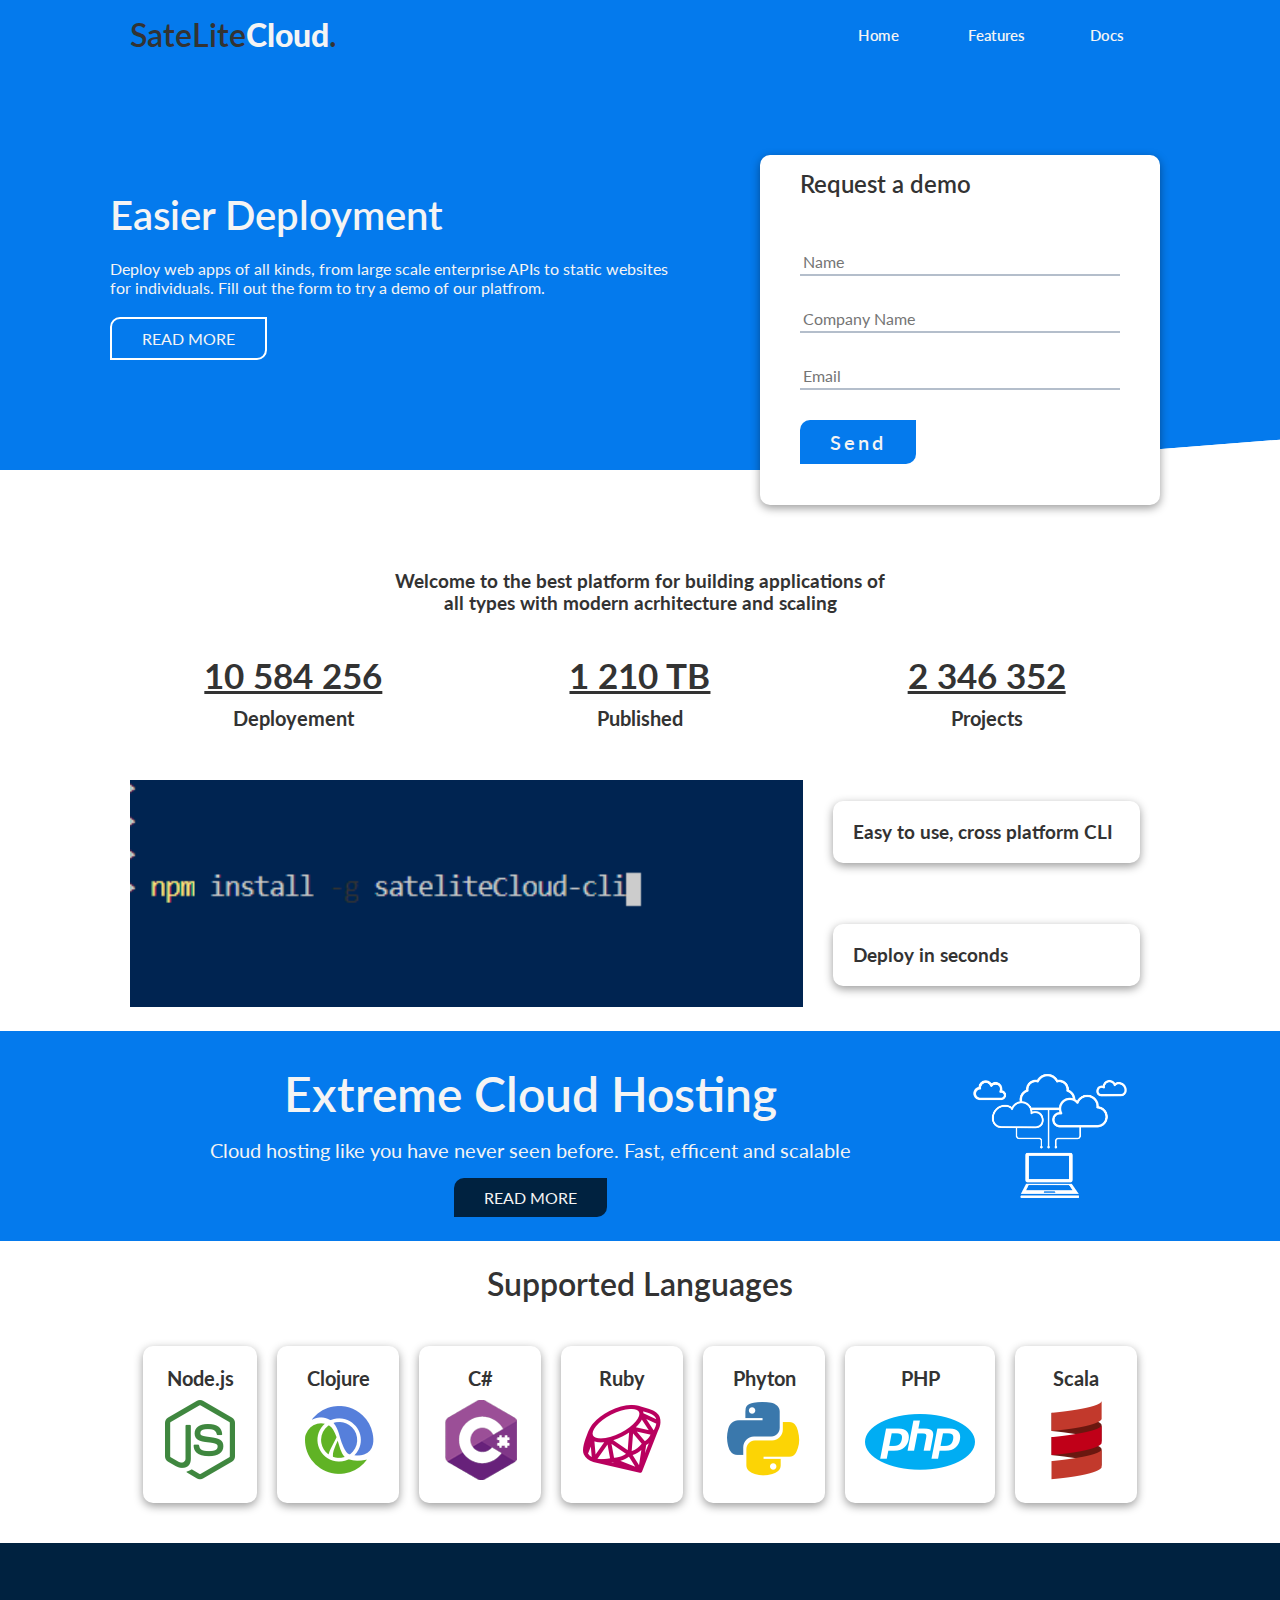
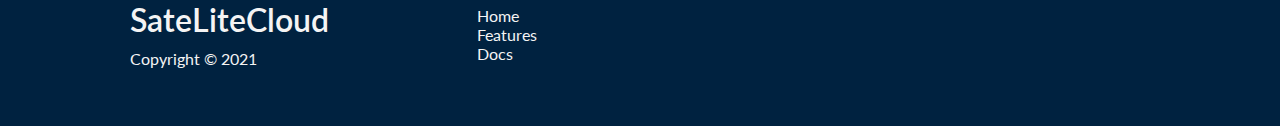
<file: index.html>
<!DOCTYPE html>
<html lang="en">
	<head>
		<meta charset="UTF-8" />
		<meta name="viewport" content="width=device-width, initial-scale=1.0" />
		<!--Favicon-->
		<link rel="shortcut icon" href="img/favicon.ico" type="image/x-icon" />
		<!--Styles-->
		<link
			rel="stylesheet"
			href="https://cdnjs.cloudflare.com/ajax/libs/font-awesome/5.15.2/css/all.min.css"
			integrity="sha512-HK5fgLBL+xu6dm/Ii3z4xhlSUyZgTT9tuc/hSrtw6uzJOvgRr2a9jyxxT1ely+B+xFAmJKVSTbpM/CuL7qxO8w=="
			crossorigin="anonymous"
		/>
		<link rel="stylesheet" href="CSS/style.css" />
		<title>SateLiteCloud | Welcome</title>
	</head>
	<body>
		<!-- Navbar -->
		<div class="navbar">
			<div class="container flex">
				<a href="index.html"
					><h1 class="logo">SateLite<span>Cloud</span>.</h1></a
				>
				<nav>
					<ul>
						<li><a href="index.html">Home</a></li>
						<li><a href="features.html">Features</a></li>
						<li><a href="docs.html">Docs</a></li>
					</ul>
				</nav>
			</div>
		</div>

		<!-- Showcase -->
		<section class="showcase">
			<div class="container grid">
				<div class="showcase-text">
					<h1>Easier Deployment</h1>
					<p>
						Deploy web apps of all kinds, from large scale enterprise APIs to
						static websites for individuals. Fill out the form to try a demo of
						our platfrom.
					</p>
					<a href="features.html" class="btn btn-outline">READ MORE</a>
				</div>

				<div class="showcase-form card">
					<h2>Request a demo</h2>
					<form
						name="contact"
						method="POST"
						netlify-honeypot="bot-field"
						data-netlify="true"
					>
						<input type="hidden" name="form-name" value="contact" />
						<p class="hidden">
							<label
								>Don’t fill this out if you're human: <input name="bot-field"
							/></label>
						</p>
						<div class="form-control">
							<input
								type="text"
								name="name"
								placeholder="Name"
								id=""
								required
							/>
						</div>
						<div class="form-control">
							<input
								type="text"
								name="Company"
								placeholder="Company Name"
								id=""
								required
							/>
						</div>
						<div class="form-control">
							<input
								type="email"
								name="email"
								placeholder="Email"
								id=""
								required
							/>
						</div>
						<input type="submit" value="Send" class="btn btn-primary" />
					</form>
				</div>
			</div>
		</section>

		<!--Stats-->
		<section class="stats">
			<div class="container">
				<h3 class="stats-heading text-center my-1">
					Welcome to the best platform for building applications of all types
					with modern acrhitecture and scaling
				</h3>

				<div class="grid grid-3 text-center my-4">
					<div>
						<i class="fas fa-server fa-3x"></i>
						<h3>10 584 256</h3>
						<p class="text-secondary">Deployement</p>
					</div>
					<div>
						<i class="fas fa-cloud fa-3x"></i>
						<h3>1 210 TB</h3>
						<p class="text-secondary">Published</p>
					</div>
					<div>
						<i class="fas fa-tasks fa-3x"></i>
						<h3>2 346 352</h3>
						<p class="text-secondary">Projects</p>
					</div>
				</div>
			</div>
		</section>

		<!-- CLI -->
		<section class="cli">
			<div class="container grid">
				<img src="img/cli.png" alt="" />
				<div class="card">
					<h3>Easy to use, cross platform CLI</h3>
				</div>
				<div class="card">
					<h3>Deploy in seconds</h3>
				</div>
			</div>
		</section>

		<!--Clouds-->
		<section class="cloud bg-primary my-2 py-2">
			<div class="container grid">
				<div class="text-center">
					<h2 class="lg">Extreme Cloud Hosting</h2>
					<p class="lead my-1">
						Cloud hosting like you have never seen before. Fast, efficent and
						scalable
					</p>
					<a href="features.html" class="btn btn-dark">READ MORE</a>
				</div>
				<img src="img/cloud.png" alt="" />
			</div>
		</section>

		<!--Languages-->
		<section class="languages">
			<h2 class="md text-center my-2">Supported Languages</h2>
			<div class="container flex">
				<div class="card">
					<h4>Node.js</h4>
					<img src="img/logos/node.png" alt="" />
				</div>
				<div class="card">
					<h4>Clojure</h4>
					<img src="img/logos/clojure.png" alt="" />
				</div>
				<div class="card">
					<h4>C#</h4>
					<img src="img/logos/csharp.png" alt="" />
				</div>
				<div class="card">
					<h4>Ruby</h4>
					<img src="img/logos/ruby.png" alt="" />
				</div>
				<div class="card">
					<h4>Phyton</h4>
					<img src="img/logos/python.png" alt="" />
				</div>
				<div class="card">
					<h4>PHP</h4>
					<img src="img/logos/php.png" alt="" />
				</div>
				<div class="card">
					<h4>Scala</h4>
					<img src="img/logos/scala.png" alt="" />
				</div>
			</div>
		</section>

		<!--Footer-->
		<footer class="footer bg-dark py-5">
			<div class="container grid grid-3">
				<div>
					<h1>SateLiteCloud</h1>
					<p>Copyright &copy; 2021</p>
				</div>
				<nav>
					<ul>
						<li><a href="index.html">Home</a></li>
						<li><a href="features.html">Features</a></li>
						<li><a href="docs.html">Docs</a></li>
					</ul>
				</nav>
				<div class="social">
					<a href="#"><i class="fab fa-twitter fa-2x"></i></a>
					<a href="#"><i class="fab fa-facebook fa-2x"></i></a>
					<a href="#"><i class="fab fa-github fa-2x"></i></a>
					<a href="#"><i class="fab fa-linkedin fa-2x"></i></a>
				</div>
			</div>
		</footer>
	</body>
</html>
</file>
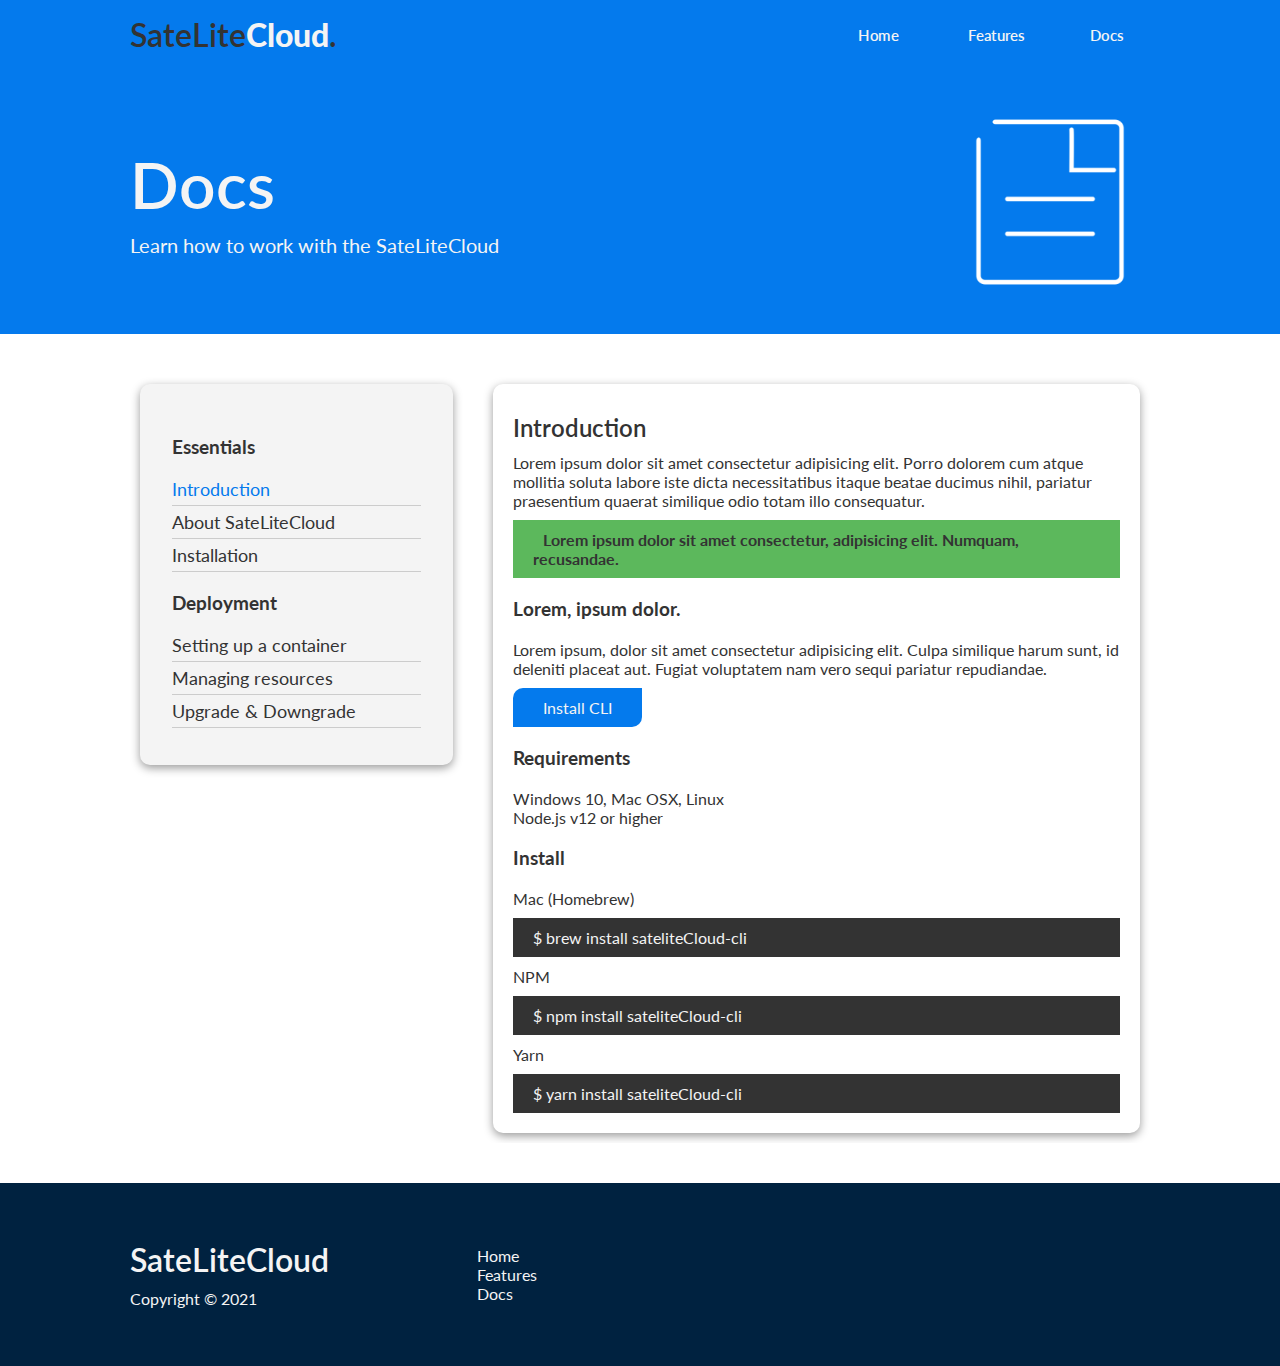
<file: docs.html>
<!DOCTYPE html>
<html lang="en">
	<head>
		<meta charset="UTF-8" />
		<meta name="viewport" content="width=device-width, initial-scale=1.0" />
		<!--Favicon-->
		<link rel="shortcut icon" href="img/favicon.ico" type="image/x-icon" />
		<!--Styles-->
		<link
			rel="stylesheet"
			href="https://cdnjs.cloudflare.com/ajax/libs/font-awesome/5.15.2/css/all.min.css"
			integrity="sha512-HK5fgLBL+xu6dm/Ii3z4xhlSUyZgTT9tuc/hSrtw6uzJOvgRr2a9jyxxT1ely+B+xFAmJKVSTbpM/CuL7qxO8w=="
			crossorigin="anonymous"
		/>
		<link rel="stylesheet" href="CSS/style.css" />
		<title>SateLiteCloud | Welcome</title>
	</head>
	<body>
		<!-- Navbar -->
		<div class="navbar">
			<div class="container flex">
				<a href="index.html"
					><h1 class="logo">SateLite<span>Cloud</span>.</h1></a
				>
				<nav>
					<ul>
						<li><a href="index.html">Home</a></li>
						<li><a href="features.html">Features</a></li>
						<li><a href="docs.html">Docs</a></li>
					</ul>
				</nav>
			</div>
		</div>

		<section class="docs-head bg-primary py-3">
			<div class="container grid">
				<div>
					<h1 class="xl">Docs</h1>
					<p class="lead">
						Learn how to work with the <span class="ST">SateLite</span
						><span>Cloud</span>
					</p>
				</div>
				<img src="img/docs.png" alt="" />
			</div>
		</section>

		<!-- Docs Main-->

		<section class="docs-main my-4">
			<div class="container grid">
				<div class="card bg-light p-3">
					<h3 class="my-2">Essentials</h3>
					<nav>
						<ul>
							<li><a class="text-primary" href="#">Introduction</a></li>
							<li><a href="#">About SateLiteCloud</a></li>
							<li><a href="#">Installation</a></li>
						</ul>
					</nav>
					<h3 class="my-2">Deployment</h3>
					<nav>
						<ul>
							<li><a href="#">Setting up a container</a></li>
							<li><a href="#">Managing resources</a></li>
							<li><a href="#">Upgrade & Downgrade</a></li>
						</ul>
					</nav>
				</div>
				<div class="card">
					<h2>Introduction</h2>
					<p>
						Lorem ipsum dolor sit amet consectetur adipisicing elit. Porro
						dolorem cum atque mollitia soluta labore iste dicta necessitatibus
						itaque beatae ducimus nihil, pariatur praesentium quaerat similique
						odio totam illo consequatur.
					</p>
					<div class="alert alert-success">
						<i class="fas fa-info"></i> Lorem ipsum dolor sit amet consectetur,
						adipisicing elit. Numquam, recusandae.
					</div>
					<h3>Lorem, ipsum dolor.</h3>
					<p>
						Lorem ipsum, dolor sit amet consectetur adipisicing elit. Culpa
						similique harum sunt, id deleniti placeat aut. Fugiat voluptatem nam
						vero sequi pariatur repudiandae.
					</p>
                    <a href="#" class="btn btn-primary">Install CLI</a>
                    <h3>Requirements</h3>
                    <ul>
                        <li>Windows 10, Mac OSX, Linux</li>
                        <li>Node.js v12 or higher</li>
                    </ul>
                    <h3>Install</h3>
                    <p>Mac (Homebrew)</p>
                    <pre><code>$ brew install sateliteCloud-cli</code></pre>
                     <p>NPM</p>
                    <pre><code>$ npm install sateliteCloud-cli</code></pre>
                     <p>Yarn</p>
                    <pre><code>$ yarn install sateliteCloud-cli</code></pre>
				</div>
			</div>
		</section>

		<!--Footer-->
		<footer class="footer bg-dark py-5">
			<div class="container grid grid-3">
				<div>
					<h1>SateLiteCloud</h1>
					<p>Copyright &copy; 2021</p>
				</div>
				<nav>
					<ul>
						<li><a href="index.html">Home</a></li>
						<li><a href="features.html">Features</a></li>
						<li><a href="docs.html">Docs</a></li>
					</ul>
				</nav>
				<div class="social">
					<a href="#"><i class="fab fa-twitter fa-2x"></i></a>
					<a href="#"><i class="fab fa-facebook fa-2x"></i></a>
					<a href="#"><i class="fab fa-github fa-2x"></i></a>
					<a href="#"><i class="fab fa-linkedin fa-2x"></i></a>
				</div>
			</div>
		</footer>
	</body>
</html>
</file>
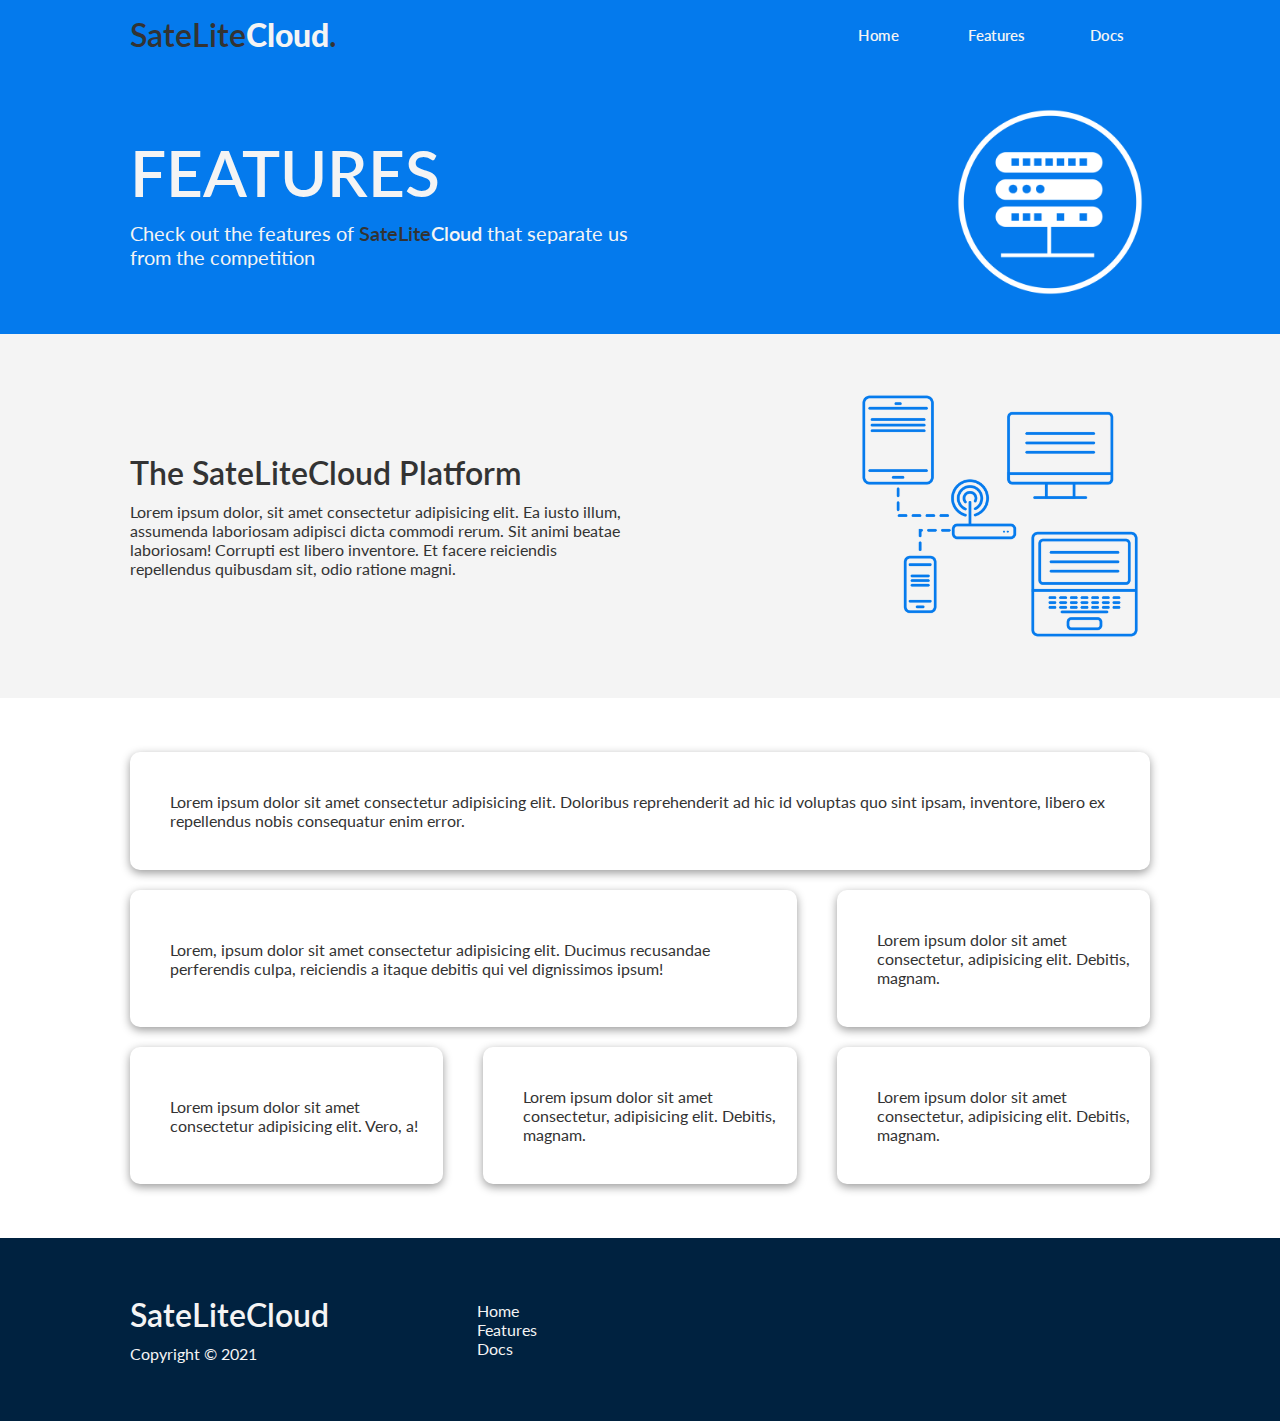
<file: features.html>
<!DOCTYPE html>
<html lang="en">
	<head>
		<meta charset="UTF-8" />
		<meta name="viewport" content="width=device-width, initial-scale=1.0" />
		<!--Favicon-->
		<link rel="shortcut icon" href="img/favicon.ico" type="image/x-icon" />
		<!--Styles-->
		<link
			rel="stylesheet"
			href="https://cdnjs.cloudflare.com/ajax/libs/font-awesome/5.15.2/css/all.min.css"
			integrity="sha512-HK5fgLBL+xu6dm/Ii3z4xhlSUyZgTT9tuc/hSrtw6uzJOvgRr2a9jyxxT1ely+B+xFAmJKVSTbpM/CuL7qxO8w=="
			crossorigin="anonymous"
		/>
		<link rel="stylesheet" href="CSS/style.css" />
		<title>SateLiteCloud | Welcome</title>
	</head>
	<body>
		<!-- Navbar -->
		<div class="navbar">
			<div class="container flex">
				<a href="index.html"
					><h1 class="logo">SateLite<span>Cloud</span>.</h1></a
				>
				<nav>
					<ul>
						<li><a href="index.html">Home</a></li>
						<li><a href="features.html">Features</a></li>
						<li><a href="docs.html">Docs</a></li>
					</ul>
				</nav>
			</div>
		</div>

		<!--Head-->

		<section class="features-head bg-primary py-3">
			<div class="container grid">
				<div>
					<h1 class="xl">FEATURES</h1>
					<p class="lead">
						Check out the features of <span class="ST">SateLite</span
						><span>Cloud</span> that separate us from the competition
					</p>
				</div>
				<img src="img/server.png" alt="" />
			</div>
		</section>

		<!--SUb head-->
		<div class="section features-sub-head bg-light py-3">
			<div class="container grid">
				<div>
					<h1 class="md">
						The <span class="ST">SateLite</span><span>Cloud</span> Platform
					</h1>
					<p>
						Lorem ipsum dolor, sit amet consectetur adipisicing elit. Ea iusto
						illum, assumenda laboriosam adipisci dicta commodi rerum. Sit animi
						beatae laboriosam! Corrupti est libero inventore. Et facere
						reiciendis repellendus quibusdam sit, odio ratione magni.
					</p>
				</div>
				<img src="img/server2.png" alt="" />
			</div>
		</div>

		<!--features main-->

		<section class="features-main my-2">
			<div class="container grid grid-3">
				<div class="card flex">
					<i class="fas fa-server fa-3x"></i>
					<p>
						Lorem ipsum dolor sit amet consectetur adipisicing elit. Doloribus
						reprehenderit ad hic id voluptas quo sint ipsam, inventore, libero
						ex repellendus nobis consequatur enim error.
					</p>
				</div>
				<div class="card flex">
					<i class="fas fa-network-wired fa-3x"></i>
					<p>
						Lorem, ipsum dolor sit amet consectetur adipisicing elit. Ducimus
						recusandae perferendis culpa, reiciendis a itaque debitis qui vel
						dignissimos ipsum!
					</p>
				</div>
				<div class="card flex">
					<i class="fas fa-laptop-code fa-3x"></i>
					<p>
						Lorem ipsum dolor sit amet consectetur, adipisicing elit. Debitis,
						magnam.
					</p>
				</div>
				<div class="card flex">
					<i class="fas fa-database fa-3x"></i>
					<p>
						Lorem ipsum dolor sit amet consectetur adipisicing elit. Vero, a!
					</p>
				</div>
				<div class="card flex">
					<i class="fas fa-power-off fa-3x"></i>
					<p>
						Lorem ipsum dolor sit amet consectetur, adipisicing elit. Debitis,
						magnam.
					</p>
				</div>
				<div class="card flex">
					<i class="fas fa-upload fa-3x"></i>
					<p>
						Lorem ipsum dolor sit amet consectetur, adipisicing elit. Debitis,
						magnam.
					</p>
				</div>
			</div>
		</section>
		<!--Footer-->
		<footer class="footer bg-dark py-5">
			<div class="container grid grid-3">
				<div>
					<h1>SateLiteCloud</h1>
					<p>Copyright &copy; 2021</p>
				</div>
				<nav>
					<ul>
						<li><a href="index.html">Home</a></li>
						<li><a href="features.html">Features</a></li>
						<li><a href="docs.html">Docs</a></li>
					</ul>
				</nav>
				<div class="social">
					<a href="#"><i class="fab fa-twitter fa-2x"></i></a>
					<a href="#"><i class="fab fa-facebook fa-2x"></i></a>
					<a href="#"><i class="fab fa-github fa-2x"></i></a>
					<a href="#"><i class="fab fa-linkedin fa-2x"></i></a>
				</div>
			</div>
		</footer>
	</body>
</html>
</file>
<file: CSS/style.css>
@import url("https://fonts.googleapis.com/css2?family=Lato:wght@300;400;700;900&display=swap");@import url("https://fonts.googleapis.com/css2?family=Lato:wght@300;400;700;900&display=swap");.container{max-width:1100px;margin:0 auto;overflow:auto;padding:0 40px}.flex{display:-webkit-box;display:-ms-flexbox;display:flex;-webkit-box-align:center;-ms-flex-align:center;align-items:center;-webkit-box-pack:center;-ms-flex-pack:center;justify-content:center;height:100%}.grid{display:-ms-grid;display:grid;-ms-grid-columns:1fr 1fr;grid-template-columns:1fr 1fr;grid-gap:20px;-webkit-box-pack:center;-ms-flex-pack:center;justify-content:center;-webkit-box-align:center;-ms-flex-align:center;align-items:center;height:100%}.card{background:white;border-radius:10px;-webkit-box-shadow:0 3px 10px rgba(0,0,0,0.4);box-shadow:0 3px 10px rgba(0,0,0,0.4);padding:20px;margin:10px;color:#333}.btn{display:inline-block;padding:10px 30px;cursor:pointer;background:#047aed;color:#f4f4f4;border:none;border-radius:10px 0}.btn-outline{background:transparent;border:2px white solid}.btn:hover{color:#333}.btn:active{-webkit-transform:scale(0.98);transform:scale(0.98)}.grid-3{-ms-grid-columns:(1fr)[3];grid-template-columns:repeat(3, 1fr)}.text-center{text-align:center}.my-1{margin:1rem 0}.my-2{margin:1.5rem 0}.my-3{margin:2rem 0}.my-4{margin:2.5rem 0}.my-5{margin:3rem 0}.m-1{margin:1rem}.m-2{margin:1.5rem}.m-3{margin:2rem}.m-4{margin:2.5rem}.m-5{margin:3rem}.py-1{padding:1rem 0}.py-2{padding:1.5rem 0}.py-3{padding:2rem 0}.py-4{padding:2.5rem 0}.py-5{padding:3rem 0}.p-1{padding:1rem}.p-2{padding:1.5rem}.p-3{padding:2rem}.p-4{padding:2.5rem}.p-5{padding:3rem}.bg-primary a,.btn-primary a,.bg-dark a,.btn-dark a,.bg-secondary a,.btn-secondary a{color:#f4f4f4}.bg-primary,.btn-primary{background:#047aed;color:#f4f4f4}.bg-secondary,.btn-secondary{background:#047aed;color:#f4f4f4}.bg-dark,.btn-dark{background:#002240;color:#f4f4f4}.bg-light,.btn-light{background:#f4f4f4;color:#333}.btn-dark:hover{color:#f4f4f4}.lead{font-size:20px}.sm{font-size:1rem}.md{font-size:2rem}.lg{font-size:3rem}.xl{font-size:4rem}.alert{background:#f4f4f4;padding:10px 20px;font-weight:bold}.alert i{margin-right:10px}.alert-success{background:#5cb85c}.text-primary{color:#047aed}.text-secondary{color:#047aed}.text-dark{color:#002240}.text-light{color:#f4f4f4}*{font-family:"Lato",sans-serif;margin:0;padding:0;-webkit-box-sizing:border-box;box-sizing:border-box}body{color:#333;position:relative}ul{list-style:none}a{text-decoration:none;color:#333}h1,h2{font-weight:600;line-height:1.2;margin:10px 0}p{margin:10px 0}img{width:100%}code,pre{background:#333;color:#f4f4f4;padding:10px}.hidden{visibility:hidden;height:0}.navbar{background:#047aed;height:70px}.navbar .flex{-webkit-box-pack:justify;-ms-flex-pack:justify;justify-content:space-between}.navbar ul{display:-webkit-box;display:-ms-flexbox;display:flex}.navbar ul a{display:inline-block;padding:0 10px;font-weight:600;color:#f4f4f4;-webkit-transform:scale(0.5);transform:scale(0.5);-webkit-transition:0.4s;transition:0.4s;font-size:30px}.navbar ul a:hover{-webkit-transform:scale(0.7) translateY(-10px);transform:scale(0.7) translateY(-10px);border:none}.navbar h1 span{font-weight:900;color:#f4f4f4;background:none !important}.showcase{height:400px;background:#047aed;color:#f4f4f4;position:relative}.showcase::before,.showcase::after{content:'';position:absolute;height:50px;bottom:-70px;right:0;left:0;background:white;transform:skewY(-4.5deg);-webkit-transform:skewY(-4.5deg);-moz-transform:skewY(-4.5deg);-ms-transform:skewY(-4.5deg)}.showcase h1{font-size:40px}.showcase p{margin:20px 0}.showcase .grid{-ms-grid-columns:55% 45%;grid-template-columns:55% 45%;grid-gap:40px;overflow:visible}.showcase-text{-webkit-animation:slideInFromLeft 1s ease-in;animation:slideInFromLeft 1s ease-in}.showcase-form{position:relative;top:60px;height:350px;width:400px;padding:5px 40px 4px 40px;z-index:100;justify-self:flex-end;-webkit-animation:slideInFromRight 1s ease-in;animation:slideInFromRight 1s ease-in}.showcase .form-control{margin:30px 0}.showcase-form input[type='text'],.showcase-form input[type='email']{border:0;width:100%;border-bottom:2px solid #b4becb;padding:3px;font-size:16px}.showcase-form input:focus{outline:none}.showcase-form .btn{font-size:20px;letter-spacing:3px;font-weight:600}.stats{z-index:1140;padding-top:100px;-webkit-animation:slideInFromBottom 1s ease-in;animation:slideInFromBottom 1s ease-in}.stats-heading{max-width:500px;margin:auto}.stats .grid h3{font-size:35px;text-decoration:underline}.stats .grid p{color:#333;font-size:20px;font-weight:bold}.stats .grid .fas{color:#047aed}.cli .grid{-ms-grid-columns:(1fr)[3];grid-template-columns:repeat(3, 1fr);-ms-grid-rows:(1fr)[2];grid-template-rows:repeat(2, 1fr)}.cli .grid>*:first-child{-ms-grid-column:1;-ms-grid-column-span:2;grid-column:1 / span 2;-ms-grid-row:1;-ms-grid-row-span:2;grid-row:1 / span 2}.cloud .grid{-ms-grid-columns:4fr 1fr;grid-template-columns:4fr 1fr}.languages .card{text-align:center;margin:18px 10px 40px;-webkit-transition:-webkit-transform 0.4s ease-in;transition:-webkit-transform 0.4s ease-in;transition:transform 0.4s ease-in;transition:transform 0.4s ease-in, -webkit-transform 0.4s ease-in}.languages .flex{-ms-flex-wrap:wrap;flex-wrap:wrap}.languages .card h4{font-size:20px;margin-bottom:10px}.languages .card:hover{-webkit-transform:translateY(-15px);transform:translateY(-15px)}.features-head img{width:200px;justify-self:flex-end}.features-head p span{color:#f4f4f4;font-weight:600}.features-head p span.ST{color:#333}.features-sub-head img{width:300px;justify-self:flex-end}.features-main .card>i{margin-right:20px}.features-main .grid{padding:30px}.features-main .grid>*:first-child{-ms-grid-column:1;-ms-grid-column-span:3;grid-column:1 / span 3}.features-main .grid>*:nth-child(2){-ms-grid-column:1;-ms-grid-column-span:2;grid-column:1 / span 2}.docs-head img{width:200px;justify-self:flex-end}.docs-main h3{margin:20px 0}.docs-main .grid{-ms-grid-columns:1fr 2fr;grid-template-columns:1fr 2fr;-webkit-box-align:start;-ms-flex-align:start;align-items:flex-start}.docs-main nav li{font-size:18px;padding-bottom:5px;margin-bottom:5px;border-bottom:1px #ccc solid}.docs-main a:hover{font-weight:bold}.footer .social a{display:inline-block;margin:0 10px;-webkit-transition:all 0.4s ease-in;transition:all 0.4s ease-in}.footer .social a:hover{-webkit-transform:translateY(-15px);transform:translateY(-15px)}@-webkit-keyframes slideInFromLeft{0%{-webkit-transform:translateX(-100%);transform:translateX(-100%)}100%{-webkit-transform:translateX(0);transform:translateX(0)}}@keyframes slideInFromLeft{0%{-webkit-transform:translateX(-100%);transform:translateX(-100%)}100%{-webkit-transform:translateX(0);transform:translateX(0)}}@-webkit-keyframes slideInFromRight{0%{-webkit-transform:translateX(100%);transform:translateX(100%)}100%{-webkit-transform:translateX(0);transform:translateX(0)}}@keyframes slideInFromRight{0%{-webkit-transform:translateX(100%);transform:translateX(100%)}100%{-webkit-transform:translateX(0);transform:translateX(0)}}@-webkit-keyframes slideInFromTop{0%{-webkit-transform:translateY(-100%);transform:translateY(-100%)}100%{-webkit-transform:translateY(0);transform:translateY(0)}}@keyframes slideInFromTop{0%{-webkit-transform:translateY(-100%);transform:translateY(-100%)}100%{-webkit-transform:translateY(0);transform:translateY(0)}}@-webkit-keyframes slideInFromBottom{0%{-webkit-transform:translateY(100%);transform:translateY(100%)}100%{-webkit-transform:translateY(0);transform:translateY(0)}}@keyframes slideInFromBottom{0%{-webkit-transform:translateY(100%);transform:translateY(100%)}100%{-webkit-transform:translateY(0);transform:translateY(0)}}@media (max-width: 769px){.grid,.showcase .grid,.stats .grid,.cli .grid,.cloud .grid,.features-main .grid,.docs-main .grid{-ms-grid-columns:1fr;grid-template-columns:1fr;-ms-grid-rows:1fr;grid-template-rows:1fr}.showcase{height:auto}.showcase-text{text-align:center;margin-top:40px;-webkit-animation:slideInFromTop 1s ease-in;animation:slideInFromTop 1s ease-in}.showcase-form{-ms-grid-column-align:center;justify-self:center;-webkit-animation:slideInFromBottom 1s ease-in;animation:slideInFromBottom 1s ease-in}.cli .grid>*:first-child,.features-main .grid>*:first-child,.features-main .grid>*:nth-child(2){-ms-grid-column:1;grid-column:1;-ms-grid-row:1;grid-row:1}.features-sub-head,.features-head,.docs-head{text-align:center}.features-sub-head img,.features-head img,.docs-head img{-ms-grid-column-align:center;justify-self:center}}@media (max-width: 500px){.navbar{height:110px}.navbar .flex{-webkit-box-orient:vertical;-webkit-box-direction:normal;-ms-flex-direction:column;flex-direction:column}.navbar ul{padding:10px;background:rgba(0,0,0,0.1)}.navbar h1{font-size:1.3rem}.showcase-text{margin:auto;max-width:80%;text-align:center}.languages .flex{display:-ms-grid;display:grid;-ms-grid-columns:1fr 1fr;grid-template-columns:1fr 1fr}}
/*# sourceMappingURL=style.css.map */
</file>
